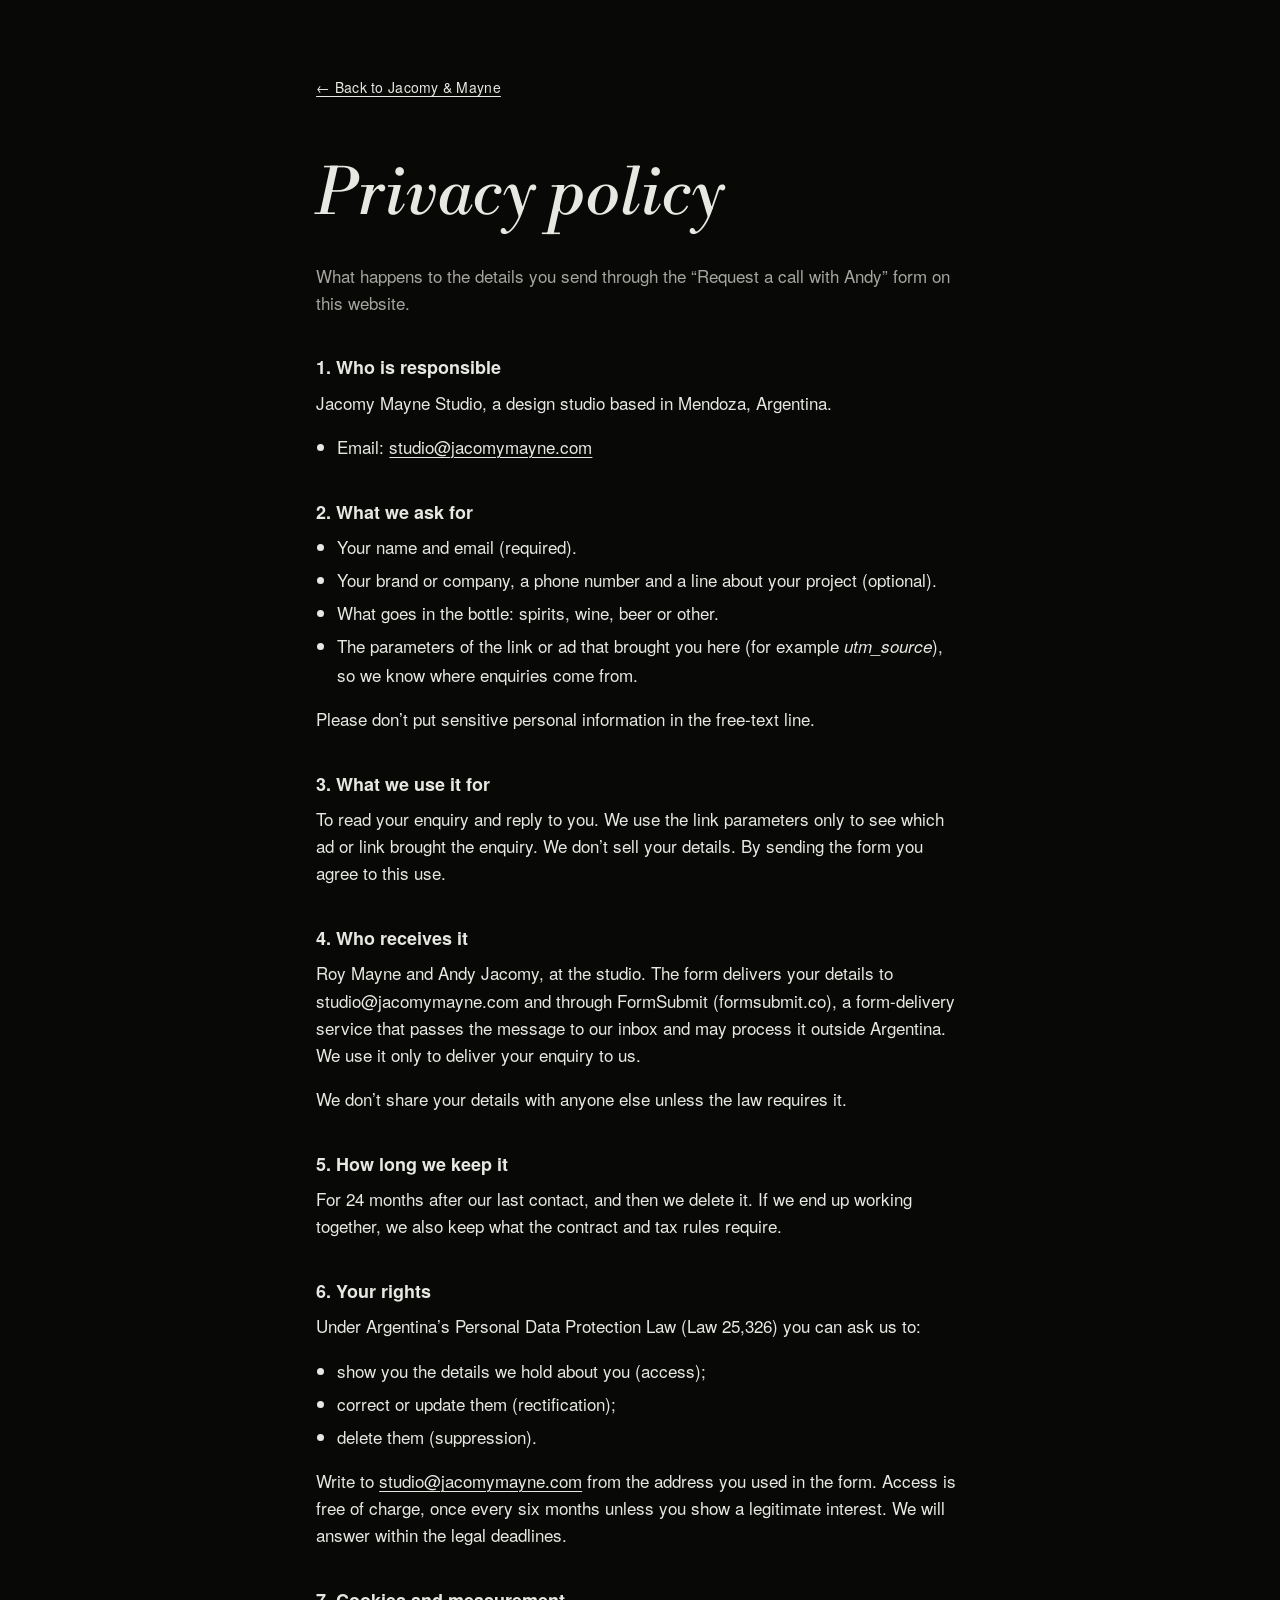
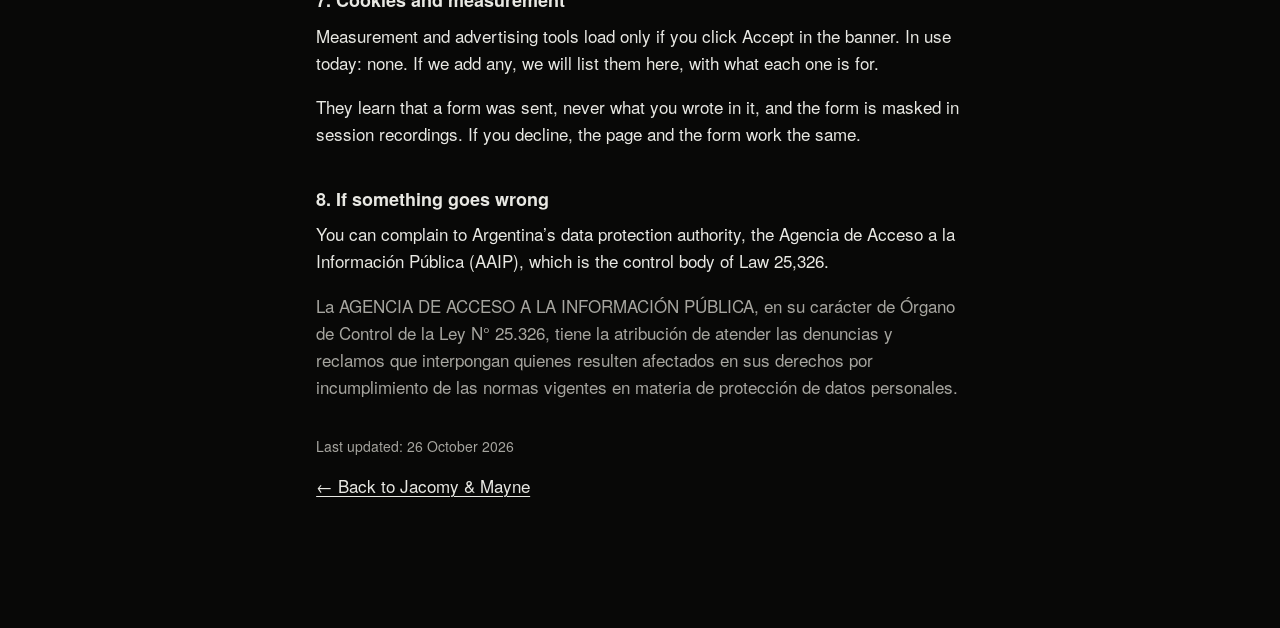
<file: privacy.html>
<!doctype html>
<html lang="en">
<head>
<meta charset="utf-8">
<meta name="viewport" content="width=device-width, initial-scale=1">
<title>Privacy policy | Jacomy &amp; Mayne</title>
<meta name="description" content="How Jacomy &amp; Mayne uses the details you send through the form to request a call.">
<!-- Política de privacidad (landing-compliance, F9 2026-10-26; publicada con permiso del cliente). Validar con un asesor. -->
<meta name="robots" content="noindex">
<link rel="preload" href="fonts/texgyreheros-regular.otf" as="font" type="font/otf" crossorigin>
<link rel="stylesheet" href="tokens.css">
<style>
  *,*::before,*::after{box-sizing:border-box}
  html{-webkit-text-size-adjust:100%}
  body{margin:0;background:var(--fondo);color:var(--tinta);font-family:var(--f-texto);font-size:var(--t-cuerpo);line-height:1.6}
  .hoja{max-width:44rem;margin:0 auto;padding:clamp(28px,6vw,72px) var(--gutter) clamp(56px,9vw,112px)}
  a{color:inherit;text-decoration:underline;text-underline-offset:.2em;text-decoration-thickness:1px}
  a:hover{text-decoration-thickness:2px}
  a:focus-visible{outline:1px solid var(--tinta);outline-offset:4px}
  .volver{display:inline-block;margin:0 0 clamp(32px,6vw,64px);font-size:var(--t-chico);letter-spacing:.02em}
  h1{margin:0 0 .5em;font-family:var(--f-acento);font-style:italic;font-weight:400;font-size:clamp(2.5rem,8vw,4rem);line-height:1.05}
  h2{margin:2.25em 0 .5em;font-size:1.125rem;font-weight:700;line-height:1.3}
  p,ul{margin:0 0 1em}
  ul{padding-left:1.25em}
  li{margin-bottom:.35em}
  .intro{color:var(--tinta-suave)}
  .actualizado{color:var(--tinta-suave);font-size:var(--t-chico);margin-top:2.5em}
  .borrador{background:var(--tinta);color:var(--fondo);padding:.75em 1em;margin:0 0 2em;font-size:var(--t-chico)}
  .falta{background:var(--tinta);color:var(--fondo);padding:0 .3em;font-weight:700}
  .borrador .falta{background:var(--fondo);color:var(--tinta)}
  .legal-es{color:var(--tinta-suave)}
</style>
</head>
<body>
<main class="hoja" id="principal">
  <a class="volver" href="index.html">&larr; Back to Jacomy &amp; Mayne</a>

  <h1>Privacy policy</h1>
  <p class="intro">What happens to the details you send through the &ldquo;Request a call with Andy&rdquo; form on this website.</p>

  <h2>1. Who is responsible</h2>
  <p>Jacomy Mayne Studio, a design studio based in Mendoza, Argentina.</p>
  <ul>
    <li>Email: <a href="mailto:studio@jacomymayne.com">studio@jacomymayne.com</a></li>
  </ul>

  <h2>2. What we ask for</h2>
  <ul>
    <li>Your name and email (required).</li>
    <li>Your brand or company, a phone number and a line about your project (optional).</li>
    <li>What goes in the bottle: spirits, wine, beer or other.</li>
    <li>The parameters of the link or ad that brought you here (for example <em>utm_source</em>), so we know where enquiries come from.</li>
  </ul>
  <p>Please don&rsquo;t put sensitive personal information in the free-text line.</p>

  <h2>3. What we use it for</h2>
  <p>To read your enquiry and reply to you. We use the link parameters only to see which ad or link brought the enquiry. We don&rsquo;t sell your details. By sending the form you agree to this use.</p>

  <h2>4. Who receives it</h2>
  <p>Roy Mayne and Andy Jacomy, at the studio. The form delivers your details to studio@jacomymayne.com and through FormSubmit (formsubmit.co), a form-delivery service that passes the message to our inbox and may process it outside Argentina. We use it only to deliver your enquiry to us.</p>
  <p>We don&rsquo;t share your details with anyone else unless the law requires it.</p>

  <h2>5. How long we keep it</h2>
  <p>For 24 months after our last contact, and then we delete it. If we end up working together, we also keep what the contract and tax rules require.</p>

  <h2>6. Your rights</h2>
  <p>Under Argentina&rsquo;s Personal Data Protection Law (Law 25,326) you can ask us to:</p>
  <ul>
    <li>show you the details we hold about you (access);</li>
    <li>correct or update them (rectification);</li>
    <li>delete them (suppression).</li>
  </ul>
  <p>Write to <a href="mailto:studio@jacomymayne.com">studio@jacomymayne.com</a> from the address you used in the form. Access is free of charge, once every six months unless you show a legitimate interest. We will answer within the legal deadlines.</p>

  <h2>7. Cookies and measurement</h2>
  <p>Measurement and advertising tools load only if you click Accept in the banner. In use today: none. If we add any, we will list them here, with what each one is for.</p>
  <p>They learn that a form was sent, never what you wrote in it, and the form is masked in session recordings. If you decline, the page and the form work the same.</p>

  <h2>8. If something goes wrong</h2>
  <p>You can complain to Argentina&rsquo;s data protection authority, the Agencia de Acceso a la Informaci&oacute;n P&uacute;blica (AAIP), which is the control body of Law 25,326.</p>
  <p class="legal-es" lang="es">La AGENCIA DE ACCESO A LA INFORMACI&Oacute;N P&Uacute;BLICA, en su car&aacute;cter de &Oacute;rgano de Control de la Ley N&deg; 25.326, tiene la atribuci&oacute;n de atender las denuncias y reclamos que interpongan quienes resulten afectados en sus derechos por incumplimiento de las normas vigentes en materia de protecci&oacute;n de datos personales.</p>

  <p class="actualizado">Last updated: 26 October 2026</p>
  <p><a href="index.html">&larr; Back to Jacomy &amp; Mayne</a></p>
</main>
</body>
</html>
</file>
<file: tokens.css>
/* tokens.css · Jacomy & Mayne · generado por landing-director-arte desde DESIGN.md (frontmatter), 2026-10-23.
   Territorio: Góndola de noche (+ lo tomado de Censurado). Pisa los valores de respaldo de base.css.
   Cambiar de gama = cambiar estas variables, nunca selectores. */

/* Tipografía libre (la Helvetica de Apple y la Bodoni de Monotype del sitio actual no tienen licencia web conocida: ver DESIGN.md → Typography).
   TeX Gyre Heros (GUST Font License) = clon métrico de Helvetica · Libre Bodoni (OFL) = Bodoni de Benton, la misma raíz que Bodoni Book. */
@font-face{font-family:"JM Grotesk";src:url(fonts/texgyreheros-regular.otf) format("opentype");font-weight:400;font-style:normal;font-display:swap}
@font-face{font-family:"JM Grotesk";src:url(fonts/texgyreheros-italic.otf) format("opentype");font-weight:400;font-style:italic;font-display:swap}
@font-face{font-family:"JM Grotesk";src:url(fonts/texgyreheros-bold.otf) format("opentype");font-weight:700;font-style:normal;font-display:swap}
@font-face{font-family:"JM Bodoni";src:url(fonts/librebodoni-italic-400.ttf) format("truetype");font-weight:400;font-style:italic;font-display:swap}
@font-face{font-family:"JM Bodoni";src:url(fonts/librebodoni-italic-500.ttf) format("truetype");font-weight:500;font-style:italic;font-display:swap}

:root{
  /* ---- color por rol ---- */
  /* ronda 11 (Efraín: "no quiero que sea todo negro y blanco, sino… como está implementado en bymonolog.com"): nunca #000 ni #fff.
     Casi negro cálido #080807, beige #E8E8E3, gris cálido #181715 (tercer plano) y #FAFAF9 solo como destello (investigacion/monolog-paleta.md) */
  --fondo:#080807;          /* la sala: casi negro cálido (MONOLOG) */
  --superficie:#181715;     /* un escalón de tono sobre el negro: tarjetas de servicios en reposo, campos del formulario */
  --tinta:#E8E8E3;          /* texto, firma, botón: beige de MONOLOG */
  --tinta-suave:#A6A59F;    /* notas y rótulos sobre casi negro (8,0:1; 7,0:1 sobre #181715) */
  --primario:#E8E8E3;       /* botón: la única forma clara sólida de la pantalla */
  --sobre-primario:#080807;
  --acento:#E8E8E3;         /* foco y estados; el color de verdad lo ponen las botellas */
  --borde:#2A2926;          /* solo dentro de formularios (campos), nunca como filete entre secciones */
  --exito:#E8E8E3;          /* confirmación: el mensaje firmado, sin verde de plantilla */
  --error:#FF6B5E;          /* errores en línea sobre negro (6,9:1) */
  /* roles de una sola sección o un solo gesto */
  --papel:#E4E4CC;          /* crema pergamino de sus etiquetas (auditoría §2): fondo de UNA sola sección, S6 */
  --sobre-papel:#080807;
  --papel-suave:#4A4A3C;    /* notas sobre papel (7,0:1) */
  --papel-oscuro:#CCCCB4;   /* ronda 3 (director): el crema más oscuro de sus etiquetas (AM §2), fondo de S6 para que la tarjeta en --papel sea un objeto */
  --cinta:#C3B27E;          /* la cinta de Censurado: UNA sola vez, sobre las letras tapadas de F*** (S3) */
  --luz:#E8E8E3;            /* G5: el relleno que sube en las tarjetas de servicios */
  --sobre-luz:#080807;
  --firma-ini:#080807;      /* G1: la firma arranca negra sobre blanco… */
  --firma-fin:#E8E8E3;      /* …y termina blanca sobre la foto */
  --velo:#E8E8E3;
  /* ronda 9 · G12 (hover del FAQ en color, medido en MONOLOG con mouse real; LL26 / R49, cita de Efraín en decisiones.md): la fila se prende con
     un destello casi blanco que se asienta en beige, y el texto pasa a casi negro. Solo en las filas del FAQ (S6b) */
  --destello:#FAFAF9;
  --encendido:#E8E8E3;
  --sobre-encendido:#080807;

  /* ---- tipografía ---- */
  --f-display:"JM Grotesk","Helvetica Neue",Helvetica,Arimo,Arial,sans-serif;
  --f-texto:"JM Grotesk","Helvetica Neue",Helvetica,Arimo,Arial,sans-serif;
  --f-acento:"JM Bodoni","Bodoni 72","Bodoni MT",Didot,serif;   /* siempre en cursiva */
  --f-datos:var(--f-texto);                                       /* sin monoespaciada */
  --t-display:clamp(2.75rem,11.5vw,4.5rem);   /* 390: 4 renglones (excepción headline-lines) */
  --t-h2:clamp(2.25rem,5vw,5rem);
  --t-h3:clamp(1.75rem,2.6vw,2.75rem);        /* nombres de los trabajos y de las tarjetas, en Bodoni cursiva */
  --t-lead:clamp(1.375rem,2.1vw,2rem);        /* bajadas y enunciados, en Bodoni cursiva */
  --t-nota:clamp(1rem,1.25vw,1.25rem);        /* ronda 9: la única línea del hero (Bodoni cursiva) */
  --t-opcion:clamp(2.5rem,4.4vw,4rem);        /* ronda 9: respuestas del paso 1 del formulario (Heros 400) */
  --t-frase:clamp(4rem,15vw,13rem);           /* S3 sin movimiento (filas apiladas) */
  --t-frase-fija:clamp(4rem,38svh,24rem);     /* ronda 3 (director): S3 fijada a ~40 vh de cuerpo, como Sweet Tape (≈ 340 px a 900 de alto, ≈ 320 a 844) */
  --t-cuerpo:1.0625rem;
  --t-chico:.875rem;
  --track-display:-.032em; --lh-display:.96; --lh-texto:1.55;

  /* ---- espacio ---- */
  --gutter:clamp(20px,2.2vw,32px);
  --max:1840px;
  --seccion:clamp(88px,8vw,144px);   /* ronda 4: un poco menos de respiro para que la página entre en ~12 pantallas a 1440 */
  --alto-barra:60px;

  /* ---- formas: botones rectos salvo navegación y hero (R7) ---- */
  --r-chico:0; --r-medio:0; --r-pastilla:999px;

  /* ---- movimiento (sistema de MONOLOG, G3) ---- */
  --rapido:300ms; --medio:650ms; --lento:950ms; --mas-lento:1250ms;
  --salida:cubic-bezier(.22,1,.36,1);       /* "transition" de MONOLOG */
  --entra-sale:cubic-bezier(.65,0,.35,1);   /* ≈ power3.inOut (G1) */
  --suave:cubic-bezier(.45,.03,.51,.95);    /* ≈ power2.inOut (G1, G6) */
  --resorte:cubic-bezier(.2,.9,.3,1.06);    /* ≈ resorte 120/18 de Butterfly Cannon (G2) */
  --rebote:var(--resorte);
}
/* ---- ronda 11 · tramos (MONOLOG): cada sección elige su tema; los componentes no cambian, solo estas variables ---- */
.tema-claro{                /* beige: los momentos de prueba (titular, marcas, Selected Work, historias) */
  --fondo:#E8E8E3; --superficie:#D9D9D2; --tinta:#080807; --tinta-suave:#55544F;   /* 6,4:1 sobre beige */
  --primario:#080807; --sobre-primario:#E8E8E3; --acento:#080807; --borde:#C4C4BC; --error:#A3261C; --luz:#080807; --sobre-luz:#E8E8E3;
  background:var(--fondo); color:var(--tinta)}
.tema-gris{                 /* tercer plano: el FAQ */
  --fondo:#181715; --superficie:#232220; background:var(--fondo); color:var(--tinta)}
.tema-oscuro{background:var(--fondo); color:var(--tinta)}
@media (min-width:992px){
  :root{
    --t-display:min(7.9vw,10.5rem);           /* 2 renglones a todo el ancho: "Most bottles get walked past." ≈ 11,96 em */
    --alto-barra:72px;
  }
}
html{font-synthesis:none}
</file>
